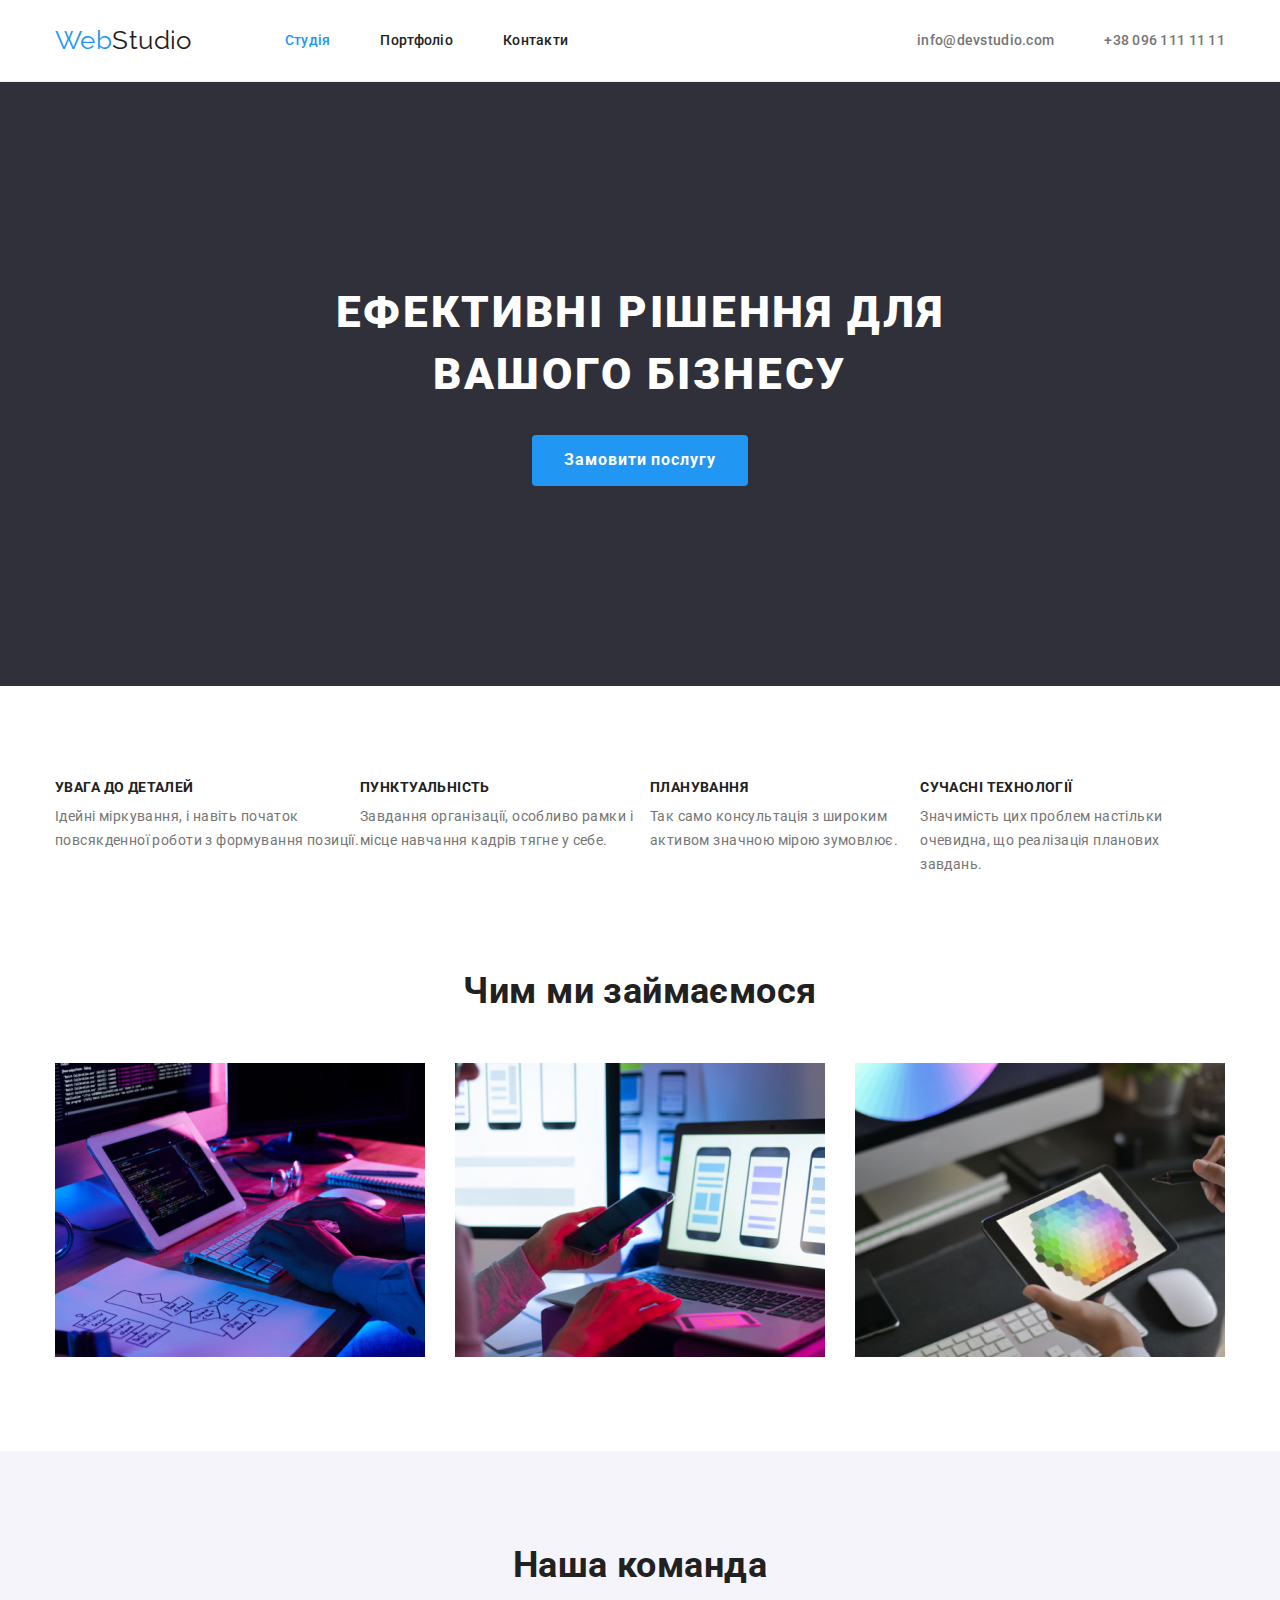
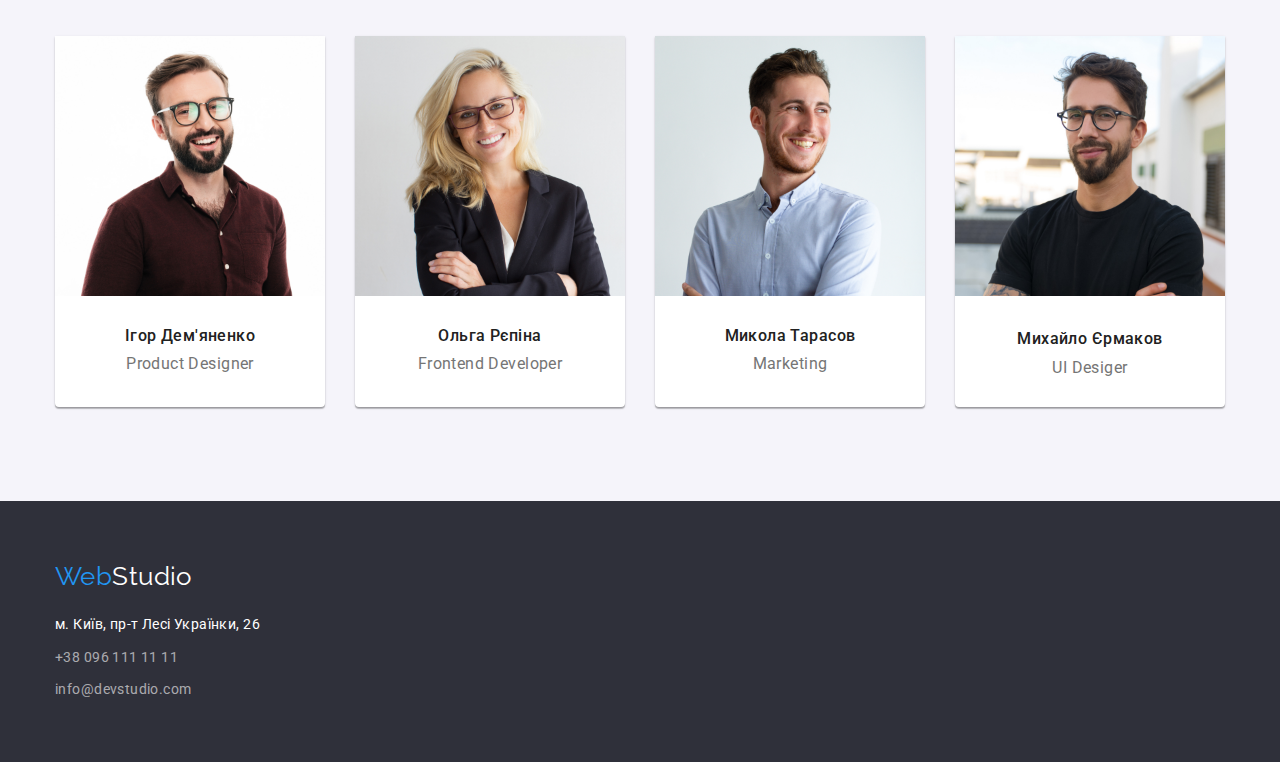
<file: index.html>
<!DOCTYPE html>
<html lang="uk">
<head>
    <meta charset="UTF-8">
    <meta http-equiv="X-UA-Compatible" content="IE=edge">
    <meta name="viewport" content="width=device-width, initial-scale=1.0">
    <title>Web Studio</title>
    <link href="https://fonts.googleapis.com/css2?family=Raleway:wght@700&family=Roboto:wght@400;500;700;900&display=swap" rel="stylesheet">
   <link rel="stylesheet" href="https://cdnjs.cloudflare.com/ajax/libs/modern-normalize/1.1.0/modern-normalize.min.css">
    <link rel="stylesheet" href="./css/styles.css">
</head>
<body class="page">
    <!--Шапка-->
    <header>
        <div class="header-main container">        
             <a href="./index.html" class="header-logo">Web<span class="logo-color">Studio</span> </a>
            <nav>
                <ul class="header-site list">
                    <li class="header-item"> <a href="./index.html" class="header-link current" >Студія</a></li>
                    <li class="header-item"> <a href="./portfolio.html" class="header-link">Портфоліо</a></li>
                    <li class="header-item"> <a href="" class="header-link">Контакти</a></li>
                </ul>
            </nav>
    <ul class="header-contact list">
        <li class="item"> <a href="mailto:info@devstudio.com" class="header-links">info@devstudio.com</a></li>
        <li class="item"> <a href="tel:+380961111111" class="header-links">+38 096 111 11 11</a></li>
    </ul>
       </div>
    </header>
    <!--Основний контент-->
    <main>
        <!---HERO-->
        <section class="hero-bgc">
            <h1 class="hero-title container">Ефективні рішення для вашого бізнесу</h1>
            <button type="button" class="hero-button">Замовити послугу</button>
        </section>
  
        <!--Переваги-->
        <section class="principles section">
          <div class="container"> 

            <h2 class="visually-hidden">Наші переваги</h2>

            <ul class="principles list">
                <li class="principles-item">
                    <h3 class="principles-title ">УВАГА ДО ДЕТАЛЕЙ</h3>
                    <p class="principles-text">Ідейні міркування, і навіть початок повсякденної роботи з формування позиції.</p>
                </li>
            
                <li class="principles-item">
                    <h3 class="principles-title ">ПУНКТУАЛЬНІСТЬ</h3>
                    <p class="principles-text">Завдання організації, особливо рамки і місце навчання кадрів тягне у себе.</p>
                </li>
            
                <li class="principles-item"> 
                    <h3 class="principles-title ">ПЛАНУВАННЯ</h3>
                    <p  class="principles-text">Так само консультація з широким активом значною мірою зумовлює.</p>
                </li>
                <li class="principles-item">
                    <h3 class="principles-title ">СУЧАСНІ ТЕХНОЛОГІЇ</h3>
                    <p  class="principles-text">Значимість цих проблем настільки очевидна, що реалізація планових завдань.</p>
                </li>
            </ul>
             </div>
        </section>

        <!--Чим ми займаємось-->
        <section class="section examples">
            <div class="container">  
                <h2 class="work-title">Чим ми займаємося</h2>
                <ul class="work list">
                    <li class="work-img"> <img class="examples-image" src="./images/img(1).jpg" alt="працюють з кодом" width="370" height="294"> </li>
    
                    <li class="work-img"> <img class="examples-image" src="./images/img(2).jpg" alt="працють з телефоном та ноутбуком" width="370" height="294"></li>
                    <li class="work-img"> <img class="examples-image" src="./images/box3.jpg" alt="піксельне зображення на планшеті" width="370" height="294"></li>
                </ul> </div>
         
        </section>
        
<!--Наша Команда-->
<section class="section team"> 
    
    <div class="container">
        <h2 class="work-title">Наша команда</h2>
        <ul class="commands list">
          <li class="commands-image"> <img class="team-image" src="./images/firstperson.jpg" alt="Ігор Дем'яненко" width="270" height="260">
            <div class="team-name">  
                <h3 class="team-title">Ігор Дем'яненко</h3>
                <p lang="en" class="team-text">Product Designer</p>
            </div>
            
          </li>
          <li class="commands-image"> <img class="team-image" src="./images/secondperson.jpg" alt="Ольга Рєпіна"  width="270" height="260">
              <div class="team-name"> 
                <h3 class="team-title">Ольга Рєпіна</h3>
                <p lang="en" class="team-text">  Frontend Developer</p>
             </div>
           
          </li >
          <li class="commands-image"> 
              <img class="team-image" src="./images/freeperson.jpg" alt="Микола Тарасов" width="270" height="260">
              <div class="team-name">
                <h3 class="team-title">Микола Тарасов</h3>
                <p lang="en" class="team-text">Marketing</p>
              </div>
             
          </li>
          <li class="commands-image"> 
              <img src="./images/fourperson.jpg" alt="Михайло Єрмаков"  width="270" height="260">
              <div class="team-name">
                <h3 class="team-title">Михайло Єрмаков</h3>
                <p lang="en" class="team-text">UI Desiger</p>
              </div>
          </li>
        </ul>
    </div>
 
</section>
 </main>
    
<!--FOOTER-->
<section class="footer ">
    <div class="container">
    <a href="./index.html" class="footer-logo">Web<span class="logo-colors">Studio</span></a>
<address class="site-contact">
    <ul class="footer-list list">
        <li class="footer-item"> <a class="footer-address" href="https://goo.gl/maps/CPtrU1FHBa2aNyZL9" target="_blank" rel="noopener noreferrer nofollow" >
            м. Київ, пр-т Лесі Українки, 26</a > </li>
        <li class="footer-item"> <a href="tel:+380961111111" class="footer-links">+38 096 111 11 11 <br></a></li>
        <li class="footer-item"> <a href="mailto:info@devstudio.com" class="footer-links">info@devstudio.com</a></li>
    </ul>
    
</address>

</div>
</section>



  
</body>
</html>
</file>
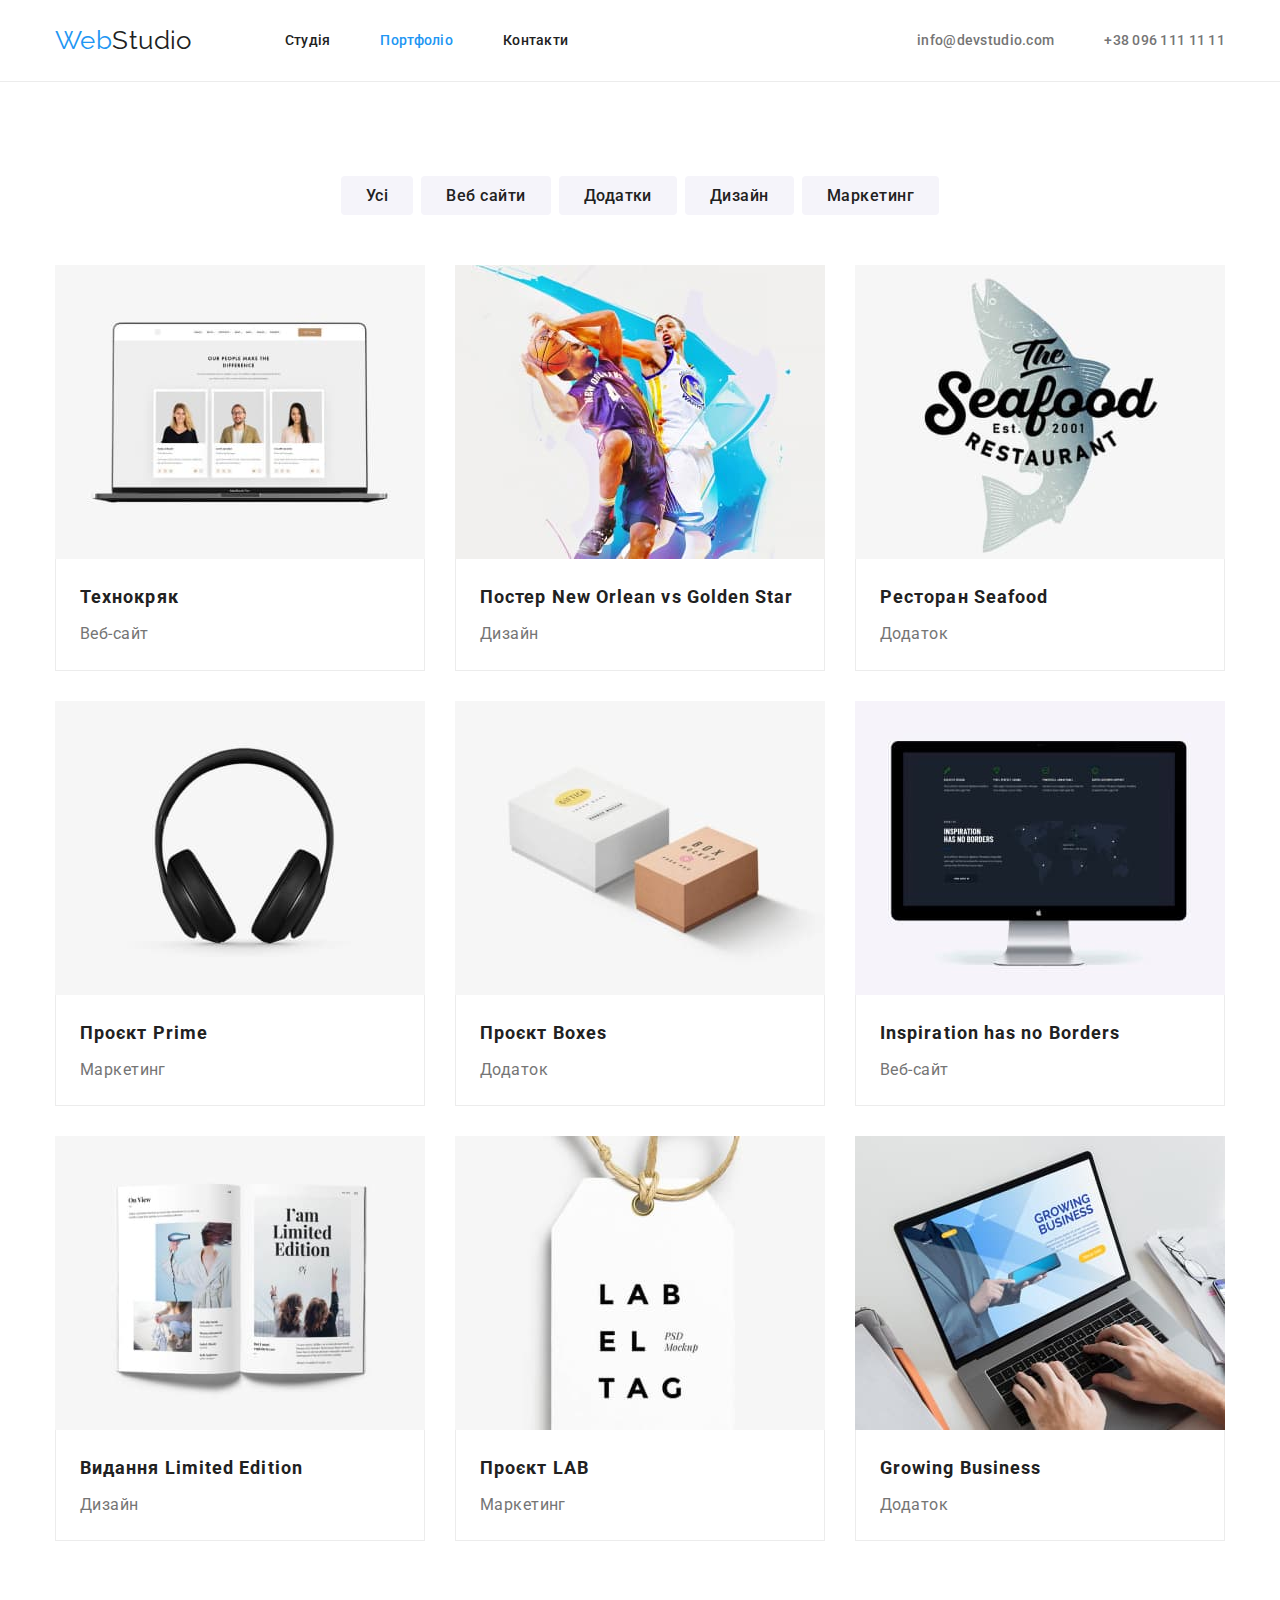
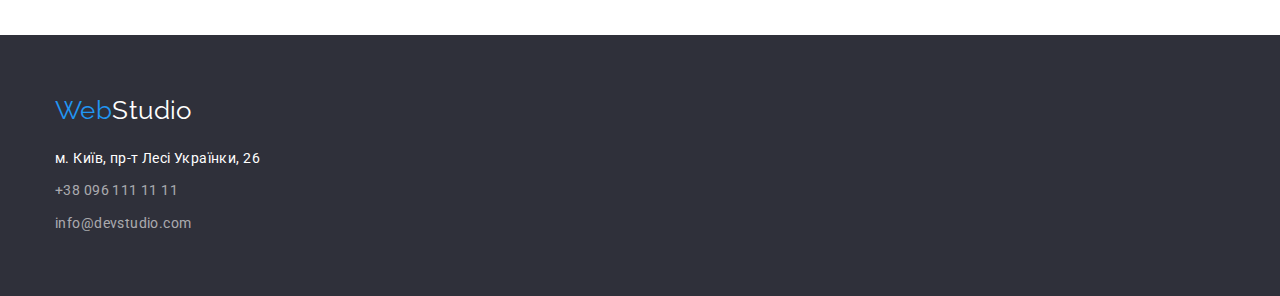
<file: portfolio.html>
<!DOCTYPE html>
<html lang="uk">
<head>
    <meta charset="UTF-8">
    <meta http-equiv="X-UA-Compatible" content="IE=edge">
    <meta name="viewport" content="width=device-width, initial-scale=1.0">
    <title>Portfolio</title>
    <link href="https://fonts.googleapis.com/css2?family=Raleway:wght@700&family=Roboto:wght@400;500;700;900&display=swap" rel="stylesheet">

   <link rel="stylesheet" href="./css/styles.css">
</head>
<body class="page">
    <!--Header-->
    <header>
        <div class="header-main container">        
             <a href="./index.html" class="header-logo">Web<span class="logo-color">Studio</span> </a>
            <nav>
                <ul class="header-site list">
                    <li class="header-item"> <a href="./index.html" class="header-link" >Студія</a></li>
                    <li class="header-item"> <a href="./portfolio.html" class="header-link current">Портфоліо</a></li>
                    <li class="header-item"> <a href="" class="header-link">Контакти</a></li>
                </ul>
            </nav>
    <ul class="header-contact list">
        <li class="item"> <a href="mailto:info@devstudio.com" class="header-links">info@devstudio.com</a></li>
        <li class="item"> <a href="tel:+380961111111" class="header-links">+38 096 111 11 11</a></li>
    </ul>
       </div>
    </header>
    <!--MAIN-->
    <main> 
    <section class="section"> 
        <div class="container">
            <h1 class="visually-hidden">Приклади робіт</h1>
            <ul class="button-site list">
                <li class="btn-item"> <button type="button" class="link">Усі</button> </li>
                <li class="btn-item"> <button type="button" class="link">Веб сайти</button></li>
                <li class="btn-item"> <button type="button" class="link">Додатки</button></li>
                <li class="btn-item"> <button type="button" class="link">Дизайн</button></li>
                <li class="btn-item"> <button type="button" class="link">Маркетинг</button></li>
            </ul> 
        
        <ul class="portfolio list">
            <li class="portfolio-item">
                <img class="portfolio-image" src="./images/images/img.jpg" alt="ноутбук"  width="370" height="294">
                <div class="portfolio-info">
                    <h2 class="portfolio-title">Технокряк</h2>
                <p class="portfolio-text">Веб-сайт</p>
                </div>
                
            </li>
            <li class="portfolio-item">
                <img class="portfolio-image" src="./images/images/img-1.jpg" alt="баскетбол" width="370" height="294">
                <div class="portfolio-info"> 
                    <h2 class="portfolio-title">Постер New Orlean vs Golden Star</h2>
                    <p class="portfolio-text">Дизайн</p>
                </div>
                
            </li>
            <li class="portfolio-item">
                <img class="portfolio-image" src="./images/images/img-2.jpg" alt="Логотип ресторану" width="370" height="294">
                <div class="portfolio-info"> 
                    <h2 class="portfolio-title">Ресторан Seafood</h2>
                    <p class="portfolio-text">Додаток</p>
                </div>
               
            </li>
            <li class="portfolio-item">
                <img class="portfolio-image" src="./images/images/img-3.jpg" alt="Навушники" width="370" height="294">
                <div class="portfolio-info"> 
                    <h2 class="portfolio-title">Проєкт Prime</h2>
                    <p class="portfolio-text">Маркетинг</p>
                </div>
            
            </li>
            <li class="portfolio-item">
                <img class="portfolio-image" src="./images/images/img-4.jpg" alt="Коробки" width="370" height="294">
                <div class="portfolio-info">
                    <h2 class="portfolio-title">Проєкт Boxes</h2>
                    <p class="portfolio-text">Додаток</p>
                </div>
               
            </li>
            <li class="portfolio-item">
                <img class="portfolio-image" src="./images/images/img-5.jpg" alt="Монітор" width="370" height="294">
                <div class="portfolio-info">
                    <h2 class="portfolio-title">Inspiration has no Borders</h2>
                    <p class="portfolio-text">Веб-сайт</p>
                </div>
                
            </li>
            <li class="portfolio-item">
                <img class="portfolio-image" src="./images/images/img-6.jpg" alt="Журнал" width="370" height="294">
                <div class="portfolio-info">
                    <h2 class="portfolio-title">Видання Limited Edition</h2>
                    <p class="portfolio-text">Дизайн</p>
                </div>
               
            </li>
            <li class="portfolio-item">
                <img class="portfolio-image" src="./images/images/img-7.jpg" alt="Бірка">
                <div class="portfolio-info">
                    <h2 class="portfolio-title">Проєкт LAB</h2>
                    <p class="portfolio-text">Маркетинг</p>
                </div>
                
            </li>
            <li class="portfolio-item">
                <img class="portfolio-image" src="./images/images/img-8.jpg" alt="Ноутбук">
                <div class="portfolio-info">
                    <h2 class="portfolio-title">Growing Business</h2>
                    <p class="portfolio-text">Додаток</p>
                </div>
              
            </li>
        </ul>
    </div>
    </section>
</main>

    <!--Footer-->
    <section class="footer ">
        <div class="container">
        <a href="./index.html" class="footer-logo">Web<span class="logo-colors">Studio</span></a>
    <address class="site-contact">
        <ul class="footer-list list">
            <li class="footer-item"> <a class="footer-address" href="https://goo.gl/maps/CPtrU1FHBa2aNyZL9" target="_blank" rel="noopener noreferrer nofollow" >
                м. Київ, пр-т Лесі Українки, 26</a > </li>
            <li class="footer-item"> <a href="tel:+380961111111" class="footer-links">+38 096 111 11 11 <br></a></li>
            <li class="footer-item"> <a href="mailto:info@devstudio.com" class="footer-links">info@devstudio.com</a></li>
        </ul>
        
    </address>
    </div>
    </section>
</body>
</html>
</file>
<file: css/styles.css>
html {
    box-sizing: border-box;
} 

*,
*::before,
*::after {
  box-sizing: border-box;
  margin: 0;
  padding: 0;
}

:root {--primary-text-color: #212121;
    --basic-text-color:  #757575;
    --accent-text-color: #2196F3;
    --white-color-text:  #FFFFFF;
    --bgc-color-hero: #2F303A;
    --bgc-color-commands: #F5F4FA;
    --color-border-cards:  #ECECEC;
    --color-footer-contact: rgba(255, 255, 255, 0.6);
     
}


body {
    background-color: var(--white-color-text);
    color: var(--basic-text-color); 

    font-family: Roboto, sans-serif; 
    letter-spacing: 0.03em;
    font-size: 14px;
}

.list {
list-style: none;
padding: 0px;
margin: 0px;
}
/* container */
.container {
    margin-left: auto;
    margin-right: auto;
    width: 1200px;
    padding-left: 15px;
    padding-right: 15px;
    }
    
    .header-main {
        display: flex;
        align-items: center;
        }

        .section {
         padding-top: 94px;
         padding-bottom: 94px;
        }
/* Style for INDEX.HTML */
/*--------- Header-------- */

 /* Logo */
 header {
    border-bottom: 1px solid #ECECEC;
    }

.header-logo {
color: var(--accent-text-color); 

font-family: Raleway, sans-serif;
font-size: 26px;
line-height: 1.2;
text-decoration: none;
}
.header-logo:hover, 
.header-logo:focus {
color: var(--primary-text-color);
}
.logo-color {
    color: var(--primary-text-color);
}

/* -----HEADER-SITE */

.header-site .header-link {
display: block;    


color: var(--primary-text-color);
text-decoration: none;    
font-weight: 500;
line-height: 1.14;
letter-spacing: 0.02em;
}

.header-site .header-link:hover,
.header-site.header-link:focus {
color: var(--accent-text-color);
}
.header-site .header-link.current {
color: var(--accent-text-color);
}

.header-site {
    display: flex;
    padding-top: 32px;
    padding-bottom: 32px;
    margin-left: 93px;
}

.header-site .header-item + .header-item {
    margin-left: 50px;
}
/* .site-nav .item:not(:last-child) {
margin-right: 50px;
} */

/* Site-contact */

.header-contact {
    display: flex;
    padding-top: 32px;
    padding-bottom: 32px;
    margin-left: auto;
}
.header-contact .item +  .item {
    margin-left: 50px;
}

.header-links {
color: var(--basic-text-color);


font-weight: 500;
text-decoration: none;
line-height: 1.14;
letter-spacing: 0.02em;
}

.header-contact .header-links:hover, 
.header-contact .header-links:focus {
color: var(--accent-text-color); }

/* HERO  */
.hero-title {
width: 696px;
margin-top: 0px;
margin-bottom: 30px;
font-weight: 900;
font-size: 44px;
line-height: 1.4;
text-align: center;
letter-spacing: 0.06em;
text-transform: uppercase;

color: var(--white-color-text);
}
.hero-bgc {
text-align: center;
background-color: var(--bgc-color-hero);

padding-top: 200px;
padding-bottom: 200px;
}

/* Button */
.hero-button { 
min-width: 216px;
text-align: center;
display: inline-block;
border-radius: 4px;
padding: 10px 32px; 
border: none;

color: var(--white-color-text);
background-color: var(--accent-text-color);

font-family: inherit;
font-weight: 700;
font-size: 16px;
line-height: 1.9;
letter-spacing: 0.06em;
cursor: pointer;
}


/* ------Principles----- */

 .visually-hidden {
     
        position: absolute;
        width: 1px;
        height: 1px;
        margin: -1px;
        border: 0;
        padding: 0;
        
        white-space: nowrap;
        clip-path: inset(100%);
        clip: rect(0 0 0 0);
        overflow: hidden;
}

.principles-title {
color: var(--primary-text-color);
margin: 0;
font-weight: 700;
font-size: 14px;
line-height: 1.14;
text-transform: uppercase;
}
 .principles-text {
line-height: 1.7;
color: var(--basic-text-color);
margin: 0;
margin-top: 10px;


 }
 .principles {
    display: flex;
}


/* ------WORK------ */
.examples {
    padding-top: 0;
    
}
 .work-title {
margin-top: 0;
margin-bottom: 50px;
font-weight: 700;
font-size: 36px;
line-height: 1.16;
text-align: center;

color: var(--primary-text-color)
 }
 .examples-image {
    display: block;
 }

 .work {
   display: flex;
   justify-content: space-between;
 }

 .work .work-img + .work-img {
    margin-left: 30px;
    
 }
/* ------COMMANDS----- */
.team {
    background-color: var(--bgc-color-commands);
}
 .team-title{
text-align: center;

margin-bottom: 10px;

font-weight: 500;
font-size: 16px;
line-height: 1.19;

color: var(--primary-text-color);
 }

 .team-text {
text-align: center;
margin: 0;
font-size: 16px;
line-height: 1.18;

color: var(--basic-text-color);}

 .commands .commands-image + .commands-image {
    margin-left: 30px;}

.commands-image {
background-color: var(--white-color-text);
box-shadow: 0px 1px 3px rgba(0, 0, 0, 0.12), 0px 1px 1px rgba(0, 0, 0, 0.14), 0px 2px 1px rgba(0, 0, 0, 0.2);
border-radius: 0px 0px 4px 4px;


}
.commands
{
    display: flex;}

.team-name {
        padding-top: 30px;
        padding-bottom: 30px;
    }

.team-image {
    display: block;}  


/* Footer */

.footer {
    background-color: var(--bgc-color-hero);
    padding-top: 60px;
    padding-bottom: 60px;
}

.footer-logo {
    color: var(--accent-text-color); 
    
    font-family: Raleway, sans-serif;
    font-size: 26px;
    line-height: 1.2;
    text-decoration: none;
    
    }

.logo-colors {
    color: var(--white-color-text);
}

.footer-address {

font-style: normal;
font-weight: 400;
font-size: 14px;
line-height: 1.71;
letter-spacing: 0.03em;
text-decoration: none;

color: var(--white-color-text)
}
.footer-list {
    margin-top: 20px;
}

.footer-list .footer-item:not(:last-child) {
    margin-bottom:  9px;
}

.footer-links {
    font-style: normal;
    font-size: 14px;
    line-height: 1.71;
    letter-spacing: 0.03em;
    text-decoration: none;
    
    color: var(--color-footer-contact)
}
.site-contact .footer-links:hover,
.site-contact .footer-links:focus {
color: var(--accent-text-color);
}



/* STYLES FOR PORTFOLIO.HTML */
.button-site{
    display: flex;
    margin-bottom: 50px;
    justify-content: center;
    align-items: center;
}
    

.button-site .btn-item + .btn-item {
    margin-left: 8px;}

.button-site .link{
background-color: var(--bgc-color-commands);

color: var(--primary-text-color);

font-family: 'Roboto';
font-weight: 500;
font-size: 16px;
line-height: 1.7;
letter-spacing: 0.03em;
border: none;
padding: 6px 25px;
border-radius: 4px;
}

.button-site .link:hover,
.button-site .link:focus {
background-color: var(--accent-text-color);
color: var(--white-color-text);
box-shadow: 0px 3px 1px rgba(0, 0, 0, 0.1), 0px 1px 2px rgba(0, 0, 0, 0.08), 0px 2px 2px rgba(0, 0, 0, 0.12);
border-radius: 4px;}

/* -------Cards-portfolio----- */
.portfolio-title {

color: var(--primary-text-color);
font-weight: 700;
font-size: 18px;
line-height: 2;
letter-spacing: 0.06em;
}

.portfolio-text {
color: var(--basic-text-color);

font-size: 16px;
line-height: 1.9;
margin-top: 4px;

}

.portfolio {
    display: flex;
    flex-wrap: wrap;
    gap: 30px;
}
.portfolio-image {
    display: block;
}

.portfolio-info {
padding: 20px 24px;
border-bottom: 1px solid #ECECEC;
border-left: 1px solid #ECECEC;
border-right: 1px solid #ECECEC;

    }


.portfolio-item.portfolio-item:nth-child(3n) {
    margin-right: 0;
}

.portfolio-item.portfolio-item:nth-child(-n + 3) {
    margin-bottom: 0;
}
</file>
